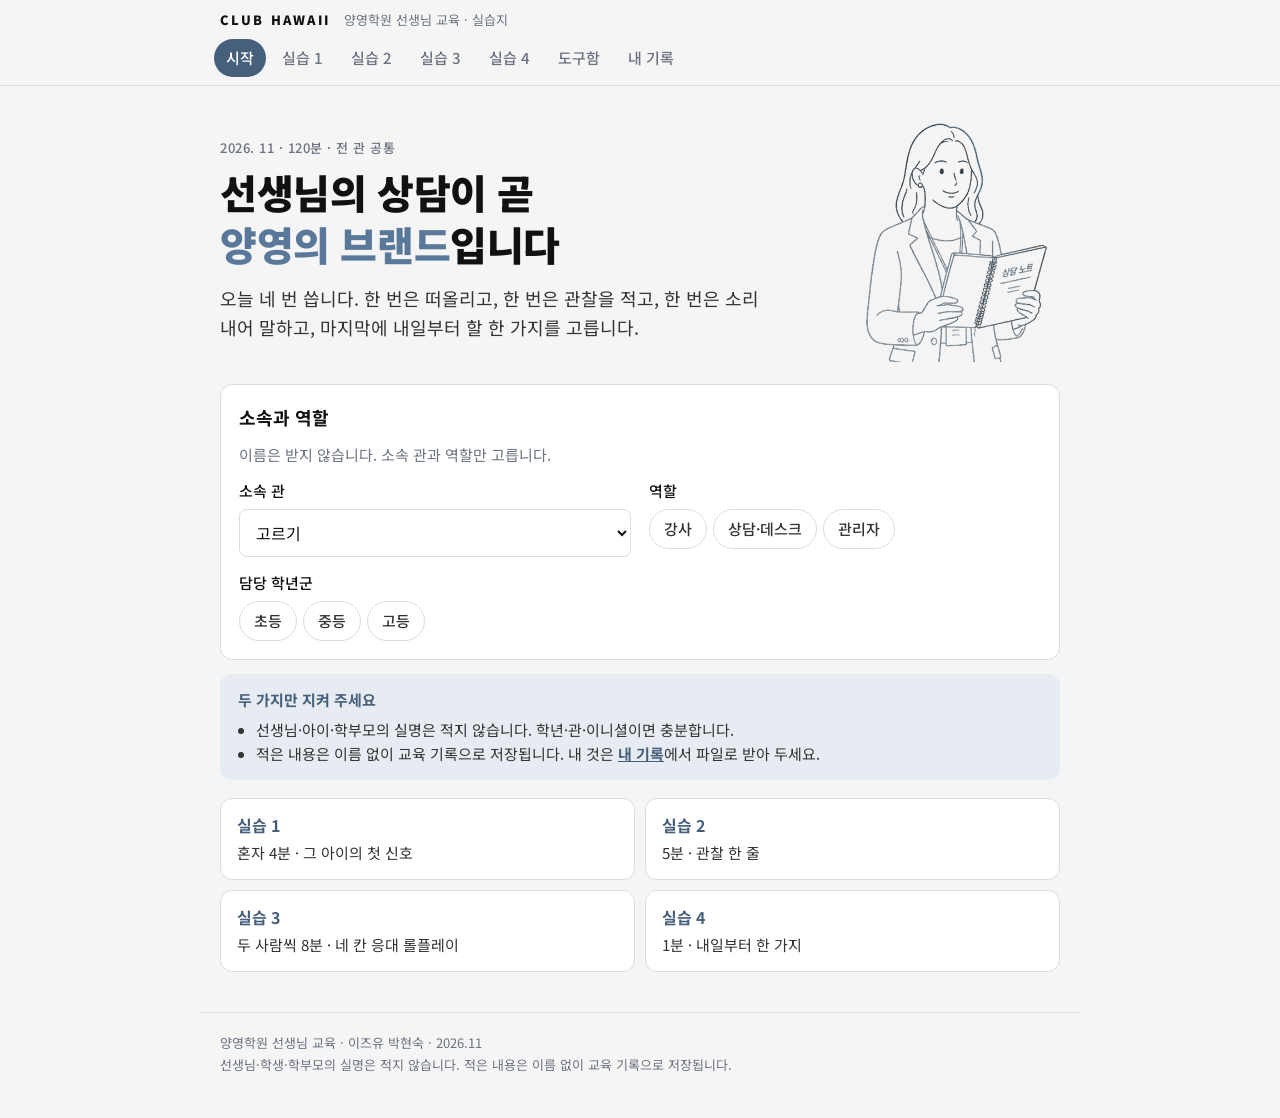
<file: index.html>
<!doctype html>
<html lang="ko">
<head>
<meta charset="utf-8">
<meta name="viewport" content="width=device-width, initial-scale=1">
<title>양영학원 선생님 실습지</title>
<meta name="description" content="양영학원 선생님 교육 실습지. 퇴원 신호, 관찰 한 줄, 네 칸 응대, 30일 실천과 현장 도구.">
<meta property="og:type" content="website">
<meta property="og:title" content="양영학원 선생님 실습지">
<meta property="og:description" content="교육 당일 휴대폰으로 여는 실습지 · 설치·로그인 없음 · 이름 없이 기록">
<meta property="og:url" content="https://lavola007-lgtm.github.io/yangyoung-cs-worksheet/">
<meta property="og:image" content="https://lavola007-lgtm.github.io/yangyoung-cs-worksheet/img/og.png">
<meta property="og:image:width" content="1200">
<meta property="og:image:height" content="630">
<meta name="twitter:card" content="summary_large_image">
<link rel="preconnect" href="https://fonts.googleapis.com">
<link rel="preconnect" href="https://fonts.gstatic.com" crossorigin>
<link href="https://fonts.googleapis.com/css2?family=Noto+Sans+KR:wght@400;500;700;900&display=swap" rel="stylesheet">
<link rel="stylesheet" href="style.css">
</head>
<body>
<a class="skip" href="#main">본문으로 건너뛰기</a>

<header class="top">
  <div class="top-in">
    <span class="brand">CLUB HAWAII</span>
    <span class="top-title">양영학원 선생님 교육 · 실습지</span>
  </div>
  <nav class="tabs" aria-label="실습 순서">
    <button data-go="intro" class="on">시작</button>
    <button data-go="p1">실습 1</button>
    <button data-go="p2">실습 2</button>
    <button data-go="p3">실습 3</button>
    <button data-go="p4">실습 4</button>
    <button data-go="tools">도구함</button>
    <button data-go="record">내 기록</button>
  </nav>
</header>

<main id="main">

<!-- 시작 -->
<section class="page on" id="intro" aria-labelledby="h-intro">
  <div class="hero">
    <div>
      <p class="eyebrow">2026. 11 · 120분 · 전 관 공통</p>
      <h1 id="h-intro">선생님의 상담이 곧<br><span class="acc">양영의 브랜드</span>입니다</h1>
      <p class="lead">오늘 네 번 씁니다. 한 번은 떠올리고, 한 번은 관찰을 적고, 한 번은 소리 내어 말하고, 마지막에 내일부터 할 한 가지를 고릅니다.</p>
    </div>
    <img src="img/cover.png" alt="" class="hero-img" width="360" height="440">
  </div>

  <div class="card">
    <h2 class="card-h">소속과 역할</h2>
    <p class="sub tight">이름은 받지 않습니다. 소속 관과 역할만 고릅니다.</p>
    <div class="grid2">
      <label class="f">소속 관
        <select id="who-branch" data-k="who.branch">
          <option value="">고르기</option>
          <option>둔산 본원</option>
          <option>도안센터</option>
          <option>세종 나성센터</option>
          <option>세종 아름센터</option>
          <option>기타</option>
        </select>
      </label>
      <div class="f">역할
        <div class="chips" data-single="who.role">
          <button type="button" data-v="강사">강사</button>
          <button type="button" data-v="상담·데스크">상담·데스크</button>
          <button type="button" data-v="관리자">관리자</button>
        </div>
      </div>
      <div class="f">담당 학년군
        <div class="chips" data-multi="who.grade">
          <button type="button" data-v="초등">초등</button>
          <button type="button" data-v="중등">중등</button>
          <button type="button" data-v="고등">고등</button>
        </div>
      </div>
    </div>
  </div>

  <div class="notice">
    <strong>두 가지만 지켜 주세요</strong>
    <ul>
      <li>선생님·아이·학부모의 실명은 적지 않습니다. 학년·관·이니셜이면 충분합니다.</li>
      <li>적은 내용은 이름 없이 교육 기록으로 저장됩니다. 내 것은 <button class="link" data-go="record">내 기록</button>에서 파일로 받아 두세요.</li>
    </ul>
  </div>

  <ol class="flow">
    <li><button data-go="p1"><b>실습 1</b><span>혼자 4분 · 그 아이의 첫 신호</span></button></li>
    <li><button data-go="p2"><b>실습 2</b><span>5분 · 관찰 한 줄</span></button></li>
    <li><button data-go="p3"><b>실습 3</b><span>두 사람씩 8분 · 네 칸 응대 롤플레이</span></button></li>
    <li><button data-go="p4"><b>실습 4</b><span>1분 · 내일부터 한 가지</span></button></li>
  </ol>
</section>

<!-- 실습 1 -->
<section class="page" id="p1" aria-labelledby="h-p1">
  <div class="phead">
    <span class="pill">실습 1 · 혼자 4분</span>
    <div class="timer" data-min="4"></div>
  </div>
  <h2 class="ptitle" id="h-p1">최근 그만둔 아이 한 명,<br><span class="acc">첫 신호</span>는 언제였나요?</h2>
  <p class="sub">퇴원을 통보받은 날이 아니라, 그보다 앞선 어느 수업을 떠올립니다.</p>

  <div class="rows">
    <label class="row"><span class="n">1</span><span class="rl">그만둔 아이<small>이름 대신 학년·관·시기만</small></span>
      <input data-k="p1.who" placeholder="예: 중2 · 3월 등록 · 7월 퇴원"></label>
    <label class="row"><span class="n">2</span><span class="rl">그때 내가 보던 것<small>숙제 검사, 진도, 월말평가 점수…</small></span>
      <input data-k="p1.saw" placeholder="예: 숙제 검사와 진도였습니다"></label>
    <div class="row col"><span class="n">3</span><span class="rl">보였던 신호<small>해당하는 것을 모두 고릅니다</small></span>
      <div class="chips wrap" data-multi="p1.signals">
        <button type="button" data-v="질문이 줄었습니다">질문이 줄었습니다</button>
        <button type="button" data-v="숙제 제출이 늦어졌습니다">숙제 제출이 늦어졌습니다</button>
        <button type="button" data-v="지각이 늘고, 자리가 뒤로 갔습니다">지각이 늘고, 자리가 뒤로 갔습니다</button>
        <button type="button" data-v="월말평가가 두 번 연속 내려갔습니다" class="yy">월말평가가 두 번 연속 내려갔습니다</button>
        <button type="button" data-v="레벨업 탈락 뒤 말이 없어졌습니다" class="yy">레벨업 탈락 뒤 말이 없어졌습니다</button>
        <button type="button" data-v="학부모 연락이 뜸해졌습니다">학부모 연락이 뜸해졌습니다</button>
      </div>
      <p class="hint"><span class="dot"></span> 표시는 레벨·월말평가 시스템이 있는 양영에서 특히 보이는 신호입니다.</p>
    </div>
    <label class="row"><span class="n">4</span><span class="rl">다시 온다면<small>신호를 본 다음 날 할 한 가지</small></span>
      <input data-k="p1.again" placeholder="예: 첫 하락 다음 수업에서 3분 따로 물어봅니다"></label>
  </div>

  <details class="ex">
    <summary>예시 보기</summary>
    <dl>
      <dt>그만둔 아이</dt><dd>중2 · 3월 등록 · 7월 퇴원</dd>
      <dt>그때 내가 보던 것</dt><dd>숙제 검사와 진도였습니다</dd>
      <dt>보였던 신호</dt><dd>질문이 줄고, 월말평가가 두 번 연속 내려갔습니다</dd>
      <dt>다시 온다면</dt><dd>첫 하락 다음 수업에서 3분 따로 물어봅니다</dd>
    </dl>
  </details>

  <p class="close">신호가 보이면, 이미 늦기 시작한 것입니다. 그래서 다음 실습에서는 아직 떠나지 않은 아이 한 명을 봅니다.</p>
  <div class="next"><button class="btn" data-go="p2">실습 2로</button></div>
</section>

<!-- 실습 2 -->
<section class="page" id="p2" aria-labelledby="h-p2">
  <div class="phead">
    <span class="pill">실습 2 · 5분</span>
    <div class="timer" data-min="5"></div>
  </div>
  <h2 class="ptitle" id="h-p2">지금, <span class="acc">관찰 한 줄</span>을 써 봅니다</h2>
  <p class="sub">칭찬이나 평가가 아니라, 내가 직접 본 장면입니다. 한 줄이면 충분합니다.</p>

  <div id="obs-list"></div>
  <button class="btn ghost" id="obs-add" type="button">한 명 더 쓰기</button>

  <div class="contrast">
    <div><span class="tag bad">관찰이 아닙니다</span><p>"성실한데 실수가 많아요"</p></div>
    <div><span class="tag good">관찰입니다</span><p>"화요일, 21번에서 멈춘 채 30분 앉아 있었습니다"</p></div>
  </div>
  <p class="close">하루 한 명이면 한 달에 스무 명입니다.</p>
  <div class="next"><button class="btn" data-go="p3">실습 3으로</button></div>
</section>

<!-- 실습 3 -->
<section class="page" id="p3" aria-labelledby="h-p3">
  <div class="phead">
    <span class="pill">실습 3 · 두 사람씩 8분</span>
    <div class="timer" data-min="8"></div>
  </div>
  <h2 class="ptitle" id="h-p3">두 사람씩, <span class="acc">실제로</span> 해 봅니다</h2>
  <p class="sub">학부모 한 명, 선생님 한 명. 네 칸으로 답하고, 끝나면 역할을 바꿉니다.</p>

  <div class="card">
    <h3 class="card-h">1. 장면을 고릅니다</h3>
    <div class="scene-grid" id="scene-grid"></div>
  </div>

  <div class="card">
    <div class="role-bar">
      <h3 class="card-h">2. 지금 나는</h3>
      <div class="seg" role="tablist" aria-label="역할">
        <button type="button" role="tab" data-role="t" class="on" aria-selected="true">선생님</button>
        <button type="button" role="tab" data-role="p" aria-selected="false">학부모</button>
      </div>
      <span class="round" id="round">1회차</span>
    </div>

    <div id="role-p" hidden>
      <p class="say-label">이렇게 시작하세요</p>
      <p class="say" id="p-open"></p>
      <p class="say-label">선생님이 답하면, 한 번 더 이렇게 물어봅니다</p>
      <p class="say soft" id="p-push"></p>
      <p class="hint">학부모 자리에서는 선생님의 답 중 마음이 놓인 말과 걸린 말을 기억해 둡니다.</p>
    </div>

    <div id="role-t">
      <p class="say-label">학부모의 첫마디</p>
      <p class="say" id="t-open"></p>
      <div class="four">
        <label class="cell"><span class="cn">1 수용</span><small>방어하지 않고 먼저 받습니다</small>
          <textarea rows="2" data-k4="accept" placeholder="그렇게 느끼실 수 있습니다…"></textarea><span class="fb" data-fb="accept"></span></label>
        <label class="cell"><span class="cn">2 장면</span><small>평가가 아니라 내가 본 것</small>
          <textarea rows="2" data-k4="sceneText" placeholder="제가 이번 주 본 것은…"></textarea><span class="fb" data-fb="sceneText"></span></label>
        <label class="cell"><span class="cn">3 계획</span><small>"해 보겠습니다" 대신 무엇을</small>
          <textarea rows="2" data-k4="plan" placeholder="다음 두 수업에서…"></textarea><span class="fb" data-fb="plan"></span></label>
        <label class="cell"><span class="cn">4 시점</span><small>언제 다시 말씀드릴지</small>
          <textarea rows="2" data-k4="when" placeholder="이번 주 금요일에…"></textarea><span class="fb" data-fb="when"></span></label>
      </div>
      <details class="ex" id="script-box">
        <summary>막히면 열어 봅니다 · 장표의 기준 문장</summary>
        <div id="script"></div>
      </details>
    </div>
  </div>

  <div class="card">
    <h3 class="card-h">3. 역할을 바꿉니다</h3>
    <p class="sub tight">바꾸면 지금 쓴 네 칸은 1회차로 남고, 새 칸이 열립니다.</p>
    <button class="btn" id="swap" type="button">역할 바꾸기</button>
    <label class="f mt">역할을 바꾼 뒤, 어떤 문장이 남았나요 <small>학부모 자리에서 마음이 놓인 말, 걸린 말</small>
      <textarea rows="3" data-k="p3.left" placeholder="예: '금요일에 먼저 연락드리겠습니다'라는 말에 마음이 놓였습니다"></textarea>
    </label>
  </div>
  <div class="next"><button class="btn" data-go="p4">실습 4로</button></div>
</section>

<!-- 실습 4 -->
<section class="page" id="p4" aria-labelledby="h-p4">
  <div class="phead">
    <span class="pill">실습 4 · 1분</span>
    <div class="timer" data-min="1"></div>
  </div>
  <h2 class="ptitle" id="h-p4">내일부터 이 세 가지 중 <span class="acc">하나</span>, 30일</h2>
  <p class="sub">셋 다 하지 않아도 됩니다. 하나면 충분합니다.</p>

  <div class="pick" data-single="p4.pick">
    <button type="button" data-v="내 반에서 이름을 부를 다섯 명을 정합니다"><b>01</b><span>내 반에서 이름을 부를 다섯 명을 정합니다</span><small>오늘 저녁에 정해도 됩니다</small></button>
    <button type="button" data-v="관찰 한 줄을 하루에 한 명씩 씁니다"><b>02</b><span>관찰 한 줄을 하루에 한 명씩 씁니다</span><small>한 달이면 스무 명입니다</small></button>
    <button type="button" data-v="신입생에게는 2주차에 먼저 연락합니다"><b>03</b><span>신입생에게는 2주차에 먼저 연락합니다</span><small>담임이 직접 합니다</small></button>
  </div>

  <div class="card" id="five" hidden>
    <h3 class="card-h">다섯 명 <small>이니셜로</small></h3>
    <div class="five">
      <input data-k="p4.n1" aria-label="1번째 아이" placeholder="1"><input data-k="p4.n2" aria-label="2번째 아이" placeholder="2"><input data-k="p4.n3" aria-label="3번째 아이" placeholder="3"><input data-k="p4.n4" aria-label="4번째 아이" placeholder="4"><input data-k="p4.n5" aria-label="5번째 아이" placeholder="5">
    </div>
  </div>

  <div class="card">
    <h3 class="card-h">언제 시작합니까</h3>
    <div class="chips" data-single="p4.start">
      <button type="button" data-v="오늘 저녁">오늘 저녁</button>
      <button type="button" data-v="이번 주">이번 주</button>
      <button type="button" data-v="다음 주 월요일">다음 주 월요일</button>
    </div>
    <label class="f mt">요일과 시간까지 적으면 지켜집니다
      <input data-k="p4.when" placeholder="예: 수요일 6시 수업 끝나고 10분">
    </label>
  </div>

  <div class="card">
    <h3 class="card-h">마지막 한 줄</h3>
    <label class="f">오늘 기억에 남은 말, 또는 궁금한 것
      <textarea rows="3" data-k="p4.last" placeholder="마이크가 오면 그대로 읽어도 됩니다"></textarea>
    </label>
  </div>

  <div class="three">
    <p class="eyebrow">오늘 남길 세 문장</p>
    <ol>
      <li>감정에는 위로로, 판단에는 근거로 답합니다</li>
      <li>칭찬이 아니라 관찰로 말합니다</li>
      <li>모르는 것은 단정하지 않고, 약속한 날짜에 먼저 연락합니다</li>
    </ol>
  </div>
  <div class="next"><button class="btn" data-go="record">내 기록 받기</button></div>
</section>

<!-- 도구함 -->
<section class="page" id="tools" aria-labelledby="h-tools">
  <h2 class="ptitle" id="h-tools">오늘 만든 도구, <span class="acc">내일 바로</span> 씁니다</h2>
  <p class="sub">장표 68쪽의 종이 한 장 도구들입니다. 칸을 채우고 복사해서 메신저나 기록지에 붙이면 됩니다.</p>

  <div class="tool-tabs" role="tablist" aria-label="도구">
    <button type="button" class="on" data-tool="rx">처방 세 줄</button>
    <button type="button" data-tool="four">응대 네 칸</button>
    <button type="button" data-tool="absent">결석 3색</button>
    <button type="button" data-tool="handover">인계 한 장</button>
    <button type="button" data-tool="cal">90일 달력</button>
    <button type="button" data-tool="words">상담 언어</button>
  </div>

  <!-- 처방 세 줄 -->
  <div class="tool on" id="t-rx">
    <h3 class="tool-h">레벨테스트 상담 · 처방 세 줄 <small>CASE 01</small></h3>
    <p class="sub tight">상담한 사람이 적어 첫 수업 전 담임에게 넘깁니다. 레벨 이름보다 막힌 지점과 다음 연락 날짜가 남아야 합니다.</p>
    <div class="rows">
      <label class="row"><span class="n">1</span><span class="rl">지금 위치</span><input data-k="rx.now" placeholder="현재 학년 개념은 안정적이고, 심화 문항에서 시간이 부족했습니다"></label>
      <label class="row"><span class="n">2</span><span class="rl">막힌 지점</span><input data-k="rx.stuck" placeholder="도형 단원 서술 과정에서 두 번 멈췄습니다"></label>
      <label class="row"><span class="n">3</span><span class="rl">첫 4주 계획</span><input data-k="rx.plan" placeholder="이 반에서 첫 4주는 이 부분을 먼저 확인합니다"></label>
      <label class="row"><span class="n">+</span><span class="rl">다음 연락 날짜</span><input type="date" data-k="rx.date"></label>
      <label class="row"><span class="n">+</span><span class="rl">받는 담임</span><input data-k="rx.to" placeholder="예: 중등수학관 중1 담임 (이름 없이)"></label>
    </div>
    <div class="out"><pre data-out="rx"></pre><button class="btn ghost copy" data-copy="rx" type="button">복사</button></div>
  </div>

  <!-- 응대 네 칸 -->
  <div class="tool" id="t-four">
    <h3 class="tool-h">학부모 응대 네 칸 카드</h3>
    <p class="sub tight">코팅해서 교무실과 데스크에 둡니다. 네 칸을 순서대로 지나면, 응대가 사람에 따라 흔들리지 않습니다.</p>
    <div class="fourcard">
      <div><b>1 수용</b><p>"그렇게 느끼실 수 있습니다"</p></div>
      <div><b>2 장면</b><p>"제가 본 것은 이것입니다"</p></div>
      <div><b>3 계획</b><p>"이렇게 하겠습니다"</p></div>
      <div><b>4 시점</b><p>"금요일에 다시 말씀드리겠습니다"</p></div>
    </div>
    <div class="ng-ok">
      <p><span class="tag bad">피합니다</span> "해 보겠습니다" · "신경 쓰겠습니다" · "원래 그 반은…" · "조금만 더 열심히 하면"</p>
      <p><span class="tag good">이렇게</span> 무엇을, 언제까지, 누가 하는지 한 문장에 넣습니다</p>
    </div>
  </div>

  <!-- 결석 3색 -->
  <div class="tool" id="t-absent">
    <h3 class="tool-h">데스크 결석 3색 <small>출석부 스티커</small></h3>
    <p class="sub tight">결석 전화를 받으면 세 가지를 확인합니다. 노랑과 빨강만 담임에게 넘깁니다.</p>
    <div class="grid2">
      <div class="f">신규생인가요 <small>등록 후 첫 달 기준 · 관 기준에 맞춰 조정</small>
        <div class="chips" data-single="ab.new"><button type="button" data-v="예">예</button><button type="button" data-v="아니요">아니요</button></div>
      </div>
      <div class="f">연속 결석 횟수 <small>오늘 포함</small>
        <div class="chips" data-single="ab.count"><button type="button" data-v="1">1회</button><button type="button" data-v="2">2회</button><button type="button" data-v="3">3회 이상</button></div>
      </div>
      <div class="f">학교 시험 2주 전인가요
        <div class="chips" data-single="ab.exam"><button type="button" data-v="예">예</button><button type="button" data-v="아니요">아니요</button></div>
      </div>
      <div class="f">사유
        <div class="chips" data-single="ab.why"><button type="button" data-v="질병·가정사">질병·가정사</button><button type="button" data-v="단순 결석">단순 결석</button><button type="button" data-v="모름">말하지 않음</button></div>
      </div>
    </div>
    <div class="absent-out" id="ab-out" aria-live="polite">
      <span class="sw" id="ab-sw"></span>
      <div><b id="ab-color">항목을 고르면 색이 나옵니다</b><p id="ab-act"></p></div>
    </div>
    <p class="hint">"오늘 결석했습니다"(행정)가 아니라 "숙제와 질문이 줄던 중의 결석이라, 복귀하면 적응을 먼저 보겠습니다"(관리)로 넘깁니다.</p>
  </div>

  <!-- 인계 한 장 -->
  <div class="tool" id="t-handover">
    <h3 class="tool-h">반 이동·담당 변경 · 인계 한 장 <small>CASE 05</small></h3>
    <p class="sub tight">사람이 바뀌어도 아이의 이야기는 이어져야 합니다.</p>
    <div class="rows">
      <label class="row"><span class="n">0</span><span class="rl">아이<small>학년·관·이니셜</small></span><input data-k="ho.who" placeholder="예: 중1 · 도안 · J"></label>
      <label class="row"><span class="n">1</span><span class="rl">이 아이의 시작점<small>처음 왔을 때 어디에</small></span><input data-k="ho.start"></label>
      <label class="row"><span class="n">2</span><span class="rl">지금의 장면<small>최근 한 달 안에 본 것</small></span><input data-k="ho.scene"></label>
      <label class="row"><span class="n">3</span><span class="rl">강점<small>계속 살려 줄 것</small></span><input data-k="ho.strong"></label>
      <label class="row"><span class="n">4</span><span class="rl">학부모가 걱정하는 것<small>상담에서 나온 말 그대로</small></span><input data-k="ho.worry"></label>
      <label class="row"><span class="n">5</span><span class="rl">우리가 한 약속<small>언제, 무엇을</small></span><input data-k="ho.promise"></label>
      <label class="row"><span class="n">6</span><span class="rl">다음 담당자의 첫 주 확인<small>딱 한 가지</small></span><input data-k="ho.first"></label>
    </div>
    <div class="out"><pre data-out="ho"></pre><button class="btn ghost copy" data-copy="ho" type="button">복사</button></div>
  </div>

  <!-- 90일 달력 -->
  <div class="tool" id="t-cal">
    <h3 class="tool-h">신입생 90일 이벤트 달력</h3>
    <p class="sub tight">등록일을 넣으면 챙길 날짜가 나옵니다. 이번 주에 6주차가 되는 아이가 누구인지, 달력이 알려 줍니다.</p>
    <div class="grid2">
      <label class="f">아이 <small>이니셜</small><input data-k="cal.who" placeholder="예: 초5 · 둔산 · K"></label>
      <label class="f">첫 수업일<input type="date" data-k="cal.date"></label>
    </div>
    <ol class="cal" id="cal-out"></ol>
    <div class="out"><pre data-out="cal"></pre><button class="btn ghost copy" data-copy="cal" type="button">복사</button></div>
  </div>

  <!-- 상담 언어 -->
  <div class="tool" id="t-words">
    <h3 class="tool-h">상담 언어 점검 <small>1부 정책 흐름</small></h3>
    <p class="sub tight">선행 대신 심화·결손·학교 진도 연계로 설명합니다. 내부 상담 언어 점검용 예시이며, 교습과정·광고 문구 적용은 관할 교육청 확인이 필요합니다.</p>
    <div class="swap-list">
      <div><p class="bad-l">"다음 학년 진도 미리 빼 드릴게요"</p><p class="good-l">"지금 학년 개념을 심화까지 다지고, 학교 진도와 맞춰 갑니다"</p></div>
      <div><p class="bad-l">"레벨 올리려면 선행부터 하세요"</p><p class="good-l">"막힌 단원부터 채우면 다음 반으로 갈 근거가 생깁니다"</p></div>
      <div><p class="bad-l">"다른 애들은 다 1년 앞서 있어요"</p><p class="good-l">"이 아이에게 지금 필요한 건 이 단원입니다"</p></div>
    </div>
    <h4 class="mini-h">입시 질문은 확정·미확정을 나눠 답합니다 <small>2026.11.3 확인 기준</small></h4>
    <ul class="status">
      <li><span class="st gray">미확정</span>수능 서·논술형 — "수능 논술 대비"가 아니라 "내신 서술형 대비"로 설명합니다</li>
      <li><span class="st">교육부 계획</span>정시 새 수험번호 — 눈치 지원보다 미리 접수를 권합니다</li>
      <li><span class="st">발의·심사 중</span>학원 선행 유발 교습·모집 금지 법안 — 통과 여부와 최종 내용은 미정입니다</li>
    </ul>
    <p class="hint">모르는 것은 "아직 정해지지 않았습니다"라고 말하는 것이 신뢰입니다.</p>
  </div>
</section>

<!-- 내 기록 -->
<section class="page" id="record" aria-labelledby="h-rec">
  <h2 class="ptitle" id="h-rec">오늘 쓴 것은 <span class="acc">선생님 것</span>입니다</h2>
  <p class="sub">파일로 받아 두거나 복사해서 내게 보내 두세요. 이 화면은 창을 닫으면 지워집니다.</p>
  <div class="rec-actions">
    <button class="btn" id="dl" type="button">파일로 받기 (.txt)</button>
    <button class="btn ghost" data-copy="all" type="button">전체 복사</button>
  </div>
  <p class="toast" id="rec-msg" aria-live="polite"></p>
  <pre class="rec" data-out="all"></pre>
  <div class="bye">
    <img src="img/shake.png" alt="" width="320" height="300">
    <p>아이를 가르치는 사람에서,<br>아이의 장면을 남기는 사람으로.</p>
  </div>
</section>

</main>

<footer class="foot">
  <p>양영학원 선생님 교육 · 이즈유 박현숙 · 2026.11</p>
  <p>선생님·학생·학부모의 실명은 적지 않습니다. 적은 내용은 이름 없이 교육 기록으로 저장됩니다.</p>
</footer>

<div class="toast-float" id="toast" role="status" aria-live="polite"></div>
<script src="app.js"></script>
</body>
</html>
</file>
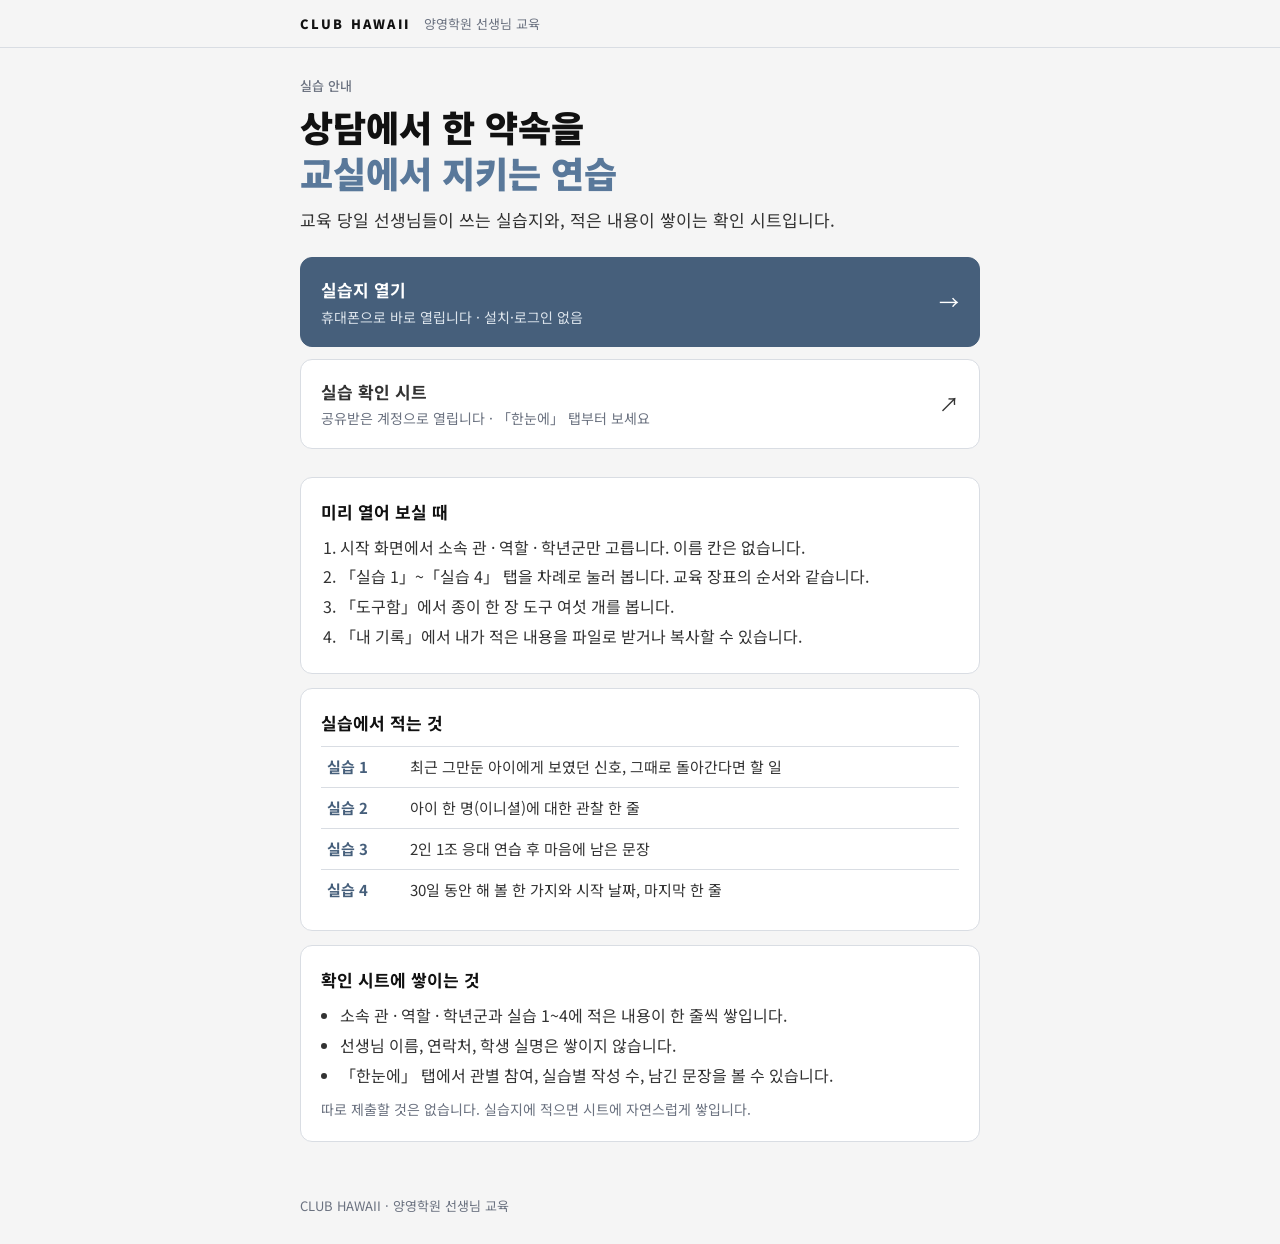
<file: guide/index.html>
<!doctype html>
<html lang="ko">
<head>
<meta charset="utf-8">
<meta name="viewport" content="width=device-width, initial-scale=1">
<title>양영학원 선생님 교육 · 실습 안내</title>
<meta name="description" content="양영학원 선생님 교육의 실습지와 실습 확인 시트를 한곳에 모았습니다.">
<meta property="og:type" content="website">
<meta property="og:title" content="양영학원 선생님 교육 · 실습 안내">
<meta property="og:description" content="실습지 열기 · 실습 확인 시트 · 미리 보는 방법">
<meta property="og:url" content="https://lavola007-lgtm.github.io/yangyoung-cs-worksheet/guide/">
<meta property="og:image" content="https://lavola007-lgtm.github.io/yangyoung-cs-worksheet/img/og.png">
<meta property="og:image:width" content="1200">
<meta property="og:image:height" content="630">
<meta name="twitter:card" content="summary_large_image">
<meta name="robots" content="noindex">
<link rel="preconnect" href="https://fonts.googleapis.com">
<link rel="preconnect" href="https://fonts.gstatic.com" crossorigin>
<link href="https://fonts.googleapis.com/css2?family=Noto+Sans+KR:wght@400;500;700;900&display=swap" rel="stylesheet">
<style>
:root{--bg:#F5F5F5;--card:#fff;--ink:#111;--body:#333;--gray:#6B7280;--line:#D9DDE3;--acc:#59789A;--accD:#465F7B;--accL:#E6ECF2;--font:'Noto Sans KR','Apple SD Gothic Neo','Malgun Gothic',system-ui,sans-serif}
*{box-sizing:border-box}
body{margin:0;background:var(--bg);color:var(--body);font-family:var(--font);line-height:1.6;word-break:keep-all;overflow-wrap:anywhere}
.top{border-bottom:1px solid var(--line)}
.top-in,main,footer{max-width:720px;margin:0 auto;padding-left:20px;padding-right:20px}
.top-in{padding-top:14px;padding-bottom:12px;display:flex;gap:14px;align-items:baseline}
.brand{font-weight:900;letter-spacing:.18em;font-size:.8rem;color:var(--ink)}
.top-title{font-size:.8125rem;color:var(--gray)}
main{padding-top:28px;padding-bottom:32px}
.eyebrow{font-size:.8125rem;color:var(--gray);margin:0 0 6px;font-weight:500}
h1{font-size:clamp(1.6rem,5vw,2.25rem);line-height:1.3;color:var(--ink);margin:0 0 10px;font-weight:900}
h1 span{color:var(--acc)}
.lead{margin:0 0 24px;font-size:1.0625rem}
.links{display:grid;gap:12px;margin-bottom:28px}
a.link{display:flex;justify-content:space-between;align-items:center;gap:16px;background:var(--card);border:1px solid var(--line);border-radius:12px;padding:18px 20px;text-decoration:none;color:inherit;transition:border-color .15s}
a.link:hover,a.link:focus-visible{border-color:var(--acc);outline:none}
a.link.main{background:var(--accD);border-color:var(--accD);color:#fff}
a.link.main .d{color:#DCE4EC}
.t{font-weight:700;font-size:1.0625rem;color:inherit}
.d{font-size:.875rem;color:var(--gray);margin-top:2px}
.arr{font-size:1.25rem;flex:0 0 auto}
section{background:var(--card);border:1px solid var(--line);border-radius:12px;padding:20px;margin-bottom:14px}
h2{font-size:1.0625rem;color:var(--ink);margin:0 0 10px;font-weight:700}
ol,ul{margin:0;padding-left:1.2em}
li{margin:4px 0}
table{width:100%;border-collapse:collapse;font-size:.9375rem}
th,td{text-align:left;padding:8px 6px;border-top:1px solid var(--line);vertical-align:top}
th{white-space:nowrap;color:var(--accD);font-weight:700;width:5.5em}
.note{font-size:.875rem;color:var(--gray);margin:10px 0 0}
footer{padding-top:8px;padding-bottom:28px;font-size:.8125rem;color:var(--gray)}
</style>
</head>
<body>
<header class="top"><div class="top-in"><span class="brand">CLUB HAWAII</span><span class="top-title">양영학원 선생님 교육</span></div></header>
<main>
  <p class="eyebrow">실습 안내</p>
  <h1>상담에서 한 약속을<br><span>교실에서 지키는 연습</span></h1>
  <p class="lead">교육 당일 선생님들이 쓰는 실습지와, 적은 내용이 쌓이는 확인 시트입니다.</p>

  <div class="links">
    <a class="link main" href="../">
      <div><div class="t">실습지 열기</div><div class="d">휴대폰으로 바로 열립니다 · 설치·로그인 없음</div></div><span class="arr" aria-hidden="true">→</span>
    </a>
    <a class="link" href="https://docs.google.com/spreadsheets/d/1BMzQMyZDq02HjJyo4VzTygw16PS6G3qE9vUVMLM4Lpo/edit" target="_blank" rel="noopener">
      <div><div class="t">실습 확인 시트</div><div class="d">공유받은 계정으로 열립니다 · 「한눈에」 탭부터 보세요</div></div><span class="arr" aria-hidden="true">↗</span>
    </a>
  </div>

  <section>
    <h2>미리 열어 보실 때</h2>
    <ol>
      <li>시작 화면에서 소속 관 · 역할 · 학년군만 고릅니다. 이름 칸은 없습니다.</li>
      <li>「실습 1」~「실습 4」 탭을 차례로 눌러 봅니다. 교육 장표의 순서와 같습니다.</li>
      <li>「도구함」에서 종이 한 장 도구 여섯 개를 봅니다.</li>
      <li>「내 기록」에서 내가 적은 내용을 파일로 받거나 복사할 수 있습니다.</li>
    </ol>
  </section>

  <section>
    <h2>실습에서 적는 것</h2>
    <table>
      <tr><th>실습 1</th><td>최근 그만둔 아이에게 보였던 신호, 그때로 돌아간다면 할 일</td></tr>
      <tr><th>실습 2</th><td>아이 한 명(이니셜)에 대한 관찰 한 줄</td></tr>
      <tr><th>실습 3</th><td>2인 1조 응대 연습 후 마음에 남은 문장</td></tr>
      <tr><th>실습 4</th><td>30일 동안 해 볼 한 가지와 시작 날짜, 마지막 한 줄</td></tr>
    </table>
  </section>

  <section>
    <h2>확인 시트에 쌓이는 것</h2>
    <ul>
      <li>소속 관 · 역할 · 학년군과 실습 1~4에 적은 내용이 한 줄씩 쌓입니다.</li>
      <li>선생님 이름, 연락처, 학생 실명은 쌓이지 않습니다.</li>
      <li>「한눈에」 탭에서 관별 참여, 실습별 작성 수, 남긴 문장을 볼 수 있습니다.</li>
    </ul>
    <p class="note">따로 제출할 것은 없습니다. 실습지에 적으면 시트에 자연스럽게 쌓입니다.</p>
  </section>
</main>
<footer>CLUB HAWAII · 양영학원 선생님 교육</footer>
</body>
</html>
</file>
<file: style.css>
:root{
  --bg:#F5F5F5; --card:#FFFFFF; --ink:#111111; --body:#333333; --gray:#6B7280;
  --line:#D9DDE3; --acc:#59789A; --accD:#465F7B; --accL:#E6ECF2;
  --yel:#E2B85C; --red:#B4533F; --grayDot:#C9CDD3;
  --r:12px; --fs-xs:.8125rem; --fs-s:.9375rem; --fs:1rem; --fs-l:1.125rem;
  --font:'Noto Sans KR','Apple SD Gothic Neo','Malgun Gothic',system-ui,sans-serif;
}
*{box-sizing:border-box}
html{-webkit-text-size-adjust:100%}
body{margin:0;background:var(--bg);color:var(--body);font-family:var(--font);font-size:var(--fs);line-height:1.6;word-break:keep-all;overflow-wrap:anywhere}
button,input,select,textarea{font:inherit;color:inherit}
img{max-width:100%;height:auto;display:block}
.skip{position:absolute;left:-999px;top:0;background:var(--ink);color:#fff;padding:8px 12px;z-index:50}
.skip:focus{left:8px}
:focus-visible{outline:2px solid var(--acc);outline-offset:2px}

/* header */
.top{position:sticky;top:0;z-index:20;background:rgba(245,245,245,.96);backdrop-filter:blur(6px);border-bottom:1px solid var(--line)}
.top-in{max-width:880px;margin:0 auto;padding:10px 20px 4px;display:flex;align-items:baseline;gap:14px}
.brand{font-weight:900;letter-spacing:.18em;font-size:.8rem;color:var(--ink)}
.top-title{font-size:var(--fs-xs);color:var(--gray)}
.tabs{max-width:880px;margin:0 auto;padding:4px 14px 8px;display:flex;gap:4px;overflow-x:auto;scrollbar-width:none}
.tabs::-webkit-scrollbar{display:none}
.tabs button{flex:0 0 auto;border:0;background:transparent;padding:7px 12px;border-radius:999px;font-size:var(--fs-s);color:var(--gray);cursor:pointer;font-weight:500}
.tabs button:hover{color:var(--ink)}
.tabs button.on{background:var(--accD);color:#fff}

main{max-width:880px;margin:0 auto;padding:24px 20px 40px}
.page{display:none}
.page.on{display:block;animation:fade .25s ease}
@keyframes fade{from{opacity:0;transform:translateY(4px)}to{opacity:1;transform:none}}
@media (prefers-reduced-motion:reduce){.page.on{animation:none}}

/* type */
.eyebrow{font-size:var(--fs-xs);color:var(--gray);letter-spacing:.04em;margin:0 0 8px;font-weight:500}
h1{font-size:clamp(1.75rem,5.4vw,2.5rem);line-height:1.3;color:var(--ink);margin:0 0 14px;font-weight:900;letter-spacing:-.01em}
.acc{color:var(--acc)}
.lead{font-size:var(--fs-l);color:var(--body);margin:0;max-width:30em}
.ptitle{font-size:clamp(1.5rem,4.6vw,2rem);line-height:1.35;color:var(--ink);font-weight:900;margin:14px 0 8px}
.sub{color:var(--gray);margin:0 0 20px;font-size:var(--fs-s)}
.sub.tight{margin-bottom:12px}
small{font-size:var(--fs-xs);color:var(--gray);font-weight:400}

/* hero */
.hero{display:grid;grid-template-columns:1fr 200px;gap:20px;align-items:center;margin:8px 0 22px}
.hero-img{width:200px;mix-blend-mode:multiply}
@media (max-width:600px){.hero{grid-template-columns:1fr}.hero-img{display:none}h1{font-size:1.75rem}}

/* cards */
.card{background:var(--card);border:1px solid var(--line);border-radius:var(--r);padding:18px;margin:0 0 14px}
.card-h{font-size:var(--fs-l);color:var(--ink);margin:0 0 12px;font-weight:700}
.mini-h{font-size:var(--fs);color:var(--ink);margin:22px 0 8px}
.grid2{display:grid;grid-template-columns:1fr 1fr;gap:14px 18px}
@media (max-width:600px){.grid2{grid-template-columns:1fr}}
.f{display:flex;flex-direction:column;gap:6px;font-weight:500;color:var(--ink);font-size:var(--fs-s)}
.f small{margin-top:-4px}
.mt{margin-top:14px}
input,select,textarea{width:100%;border:1px solid var(--line);background:#fff;border-radius:8px;padding:10px 12px;font-size:var(--fs);font-weight:400;color:var(--ink)}
input::placeholder,textarea::placeholder{color:#9AA1AB}
textarea{resize:vertical;line-height:1.55}
input:focus,select:focus,textarea:focus{border-color:var(--acc);outline:none;box-shadow:0 0 0 3px var(--accL)}

/* chips */
.chips{display:flex;gap:6px;flex-wrap:wrap}
.chips button{border:1px solid var(--line);background:#fff;border-radius:999px;padding:7px 14px;font-size:var(--fs-s);cursor:pointer;font-weight:500;color:var(--body);text-align:left}
.chips button:hover{border-color:var(--acc)}
.chips button.on{background:var(--accD);border-color:var(--accD);color:#fff}
.chips button.yy{position:relative;padding-left:24px}
.chips button.yy::before,.dot{content:"";display:inline-block;width:7px;height:7px;border-radius:50%;background:var(--acc)}
.chips button.yy::before{position:absolute;left:11px;top:50%;margin-top:-3.5px}
.chips button.yy.on::before{background:#fff}

/* notice */
.notice{background:var(--accL);border-radius:var(--r);padding:14px 18px;margin:0 0 18px;font-size:var(--fs-s)}
.notice strong{color:var(--accD)}
.notice ul{margin:6px 0 0;padding-left:18px}
.link{border:0;background:none;padding:0;color:var(--accD);text-decoration:underline;cursor:pointer;font-weight:700}

.flow{list-style:none;padding:0;margin:0;display:grid;grid-template-columns:1fr 1fr;gap:10px}
@media (max-width:600px){.flow{grid-template-columns:1fr}}
.flow button{width:100%;text-align:left;border:1px solid var(--line);background:#fff;border-radius:var(--r);padding:14px 16px;cursor:pointer;display:flex;flex-direction:column;gap:2px}
.flow button:hover{border-color:var(--acc)}
.flow b{color:var(--accD)}
.flow span{font-size:var(--fs-s);color:var(--body)}

/* practice header */
.phead{display:flex;justify-content:space-between;align-items:center;gap:10px;flex-wrap:wrap}
.pill{display:inline-block;background:var(--acc);color:#fff;border-radius:999px;padding:5px 14px;font-size:var(--fs-xs);font-weight:700}
.timer{display:flex;align-items:center;gap:6px}
.timer .tt{font-variant-numeric:tabular-nums;font-weight:700;font-size:1.25rem;color:var(--ink);min-width:3.4em;text-align:right}
.timer.done .tt{color:var(--red)}
.timer button{border:1px solid var(--line);background:#fff;border-radius:8px;padding:6px 10px;font-size:var(--fs-xs);cursor:pointer;font-weight:500}
.timer button:hover{border-color:var(--acc)}

/* rows */
.rows{display:flex;flex-direction:column;gap:8px;margin:0 0 14px}
.row{display:grid;grid-template-columns:30px 200px 1fr;gap:12px;align-items:center;background:#fff;border:1px solid var(--line);border-radius:var(--r);padding:10px 14px}
.row.col{grid-template-columns:30px 1fr;align-items:start}
.row.col .chips,.row.col .hint{grid-column:2}
.n{width:26px;height:26px;border-radius:50%;background:var(--ink);color:#fff;font-size:.8rem;font-weight:700;display:grid;place-items:center}
.rl{font-weight:700;color:var(--ink);display:flex;flex-direction:column;line-height:1.35;font-size:var(--fs-s)}
.rl small{margin-top:2px}
@media (max-width:640px){
  .row{grid-template-columns:30px 1fr}
  .row input{grid-column:1 / -1}
}
.hint{font-size:var(--fs-xs);color:var(--gray);margin:8px 0 0;display:flex;gap:6px;align-items:baseline}
.close{font-weight:700;color:var(--ink);text-align:center;margin:22px 0 10px}
.next{display:flex;justify-content:flex-end;margin-top:8px}

.btn{border:0;background:var(--accD);color:#fff;border-radius:10px;padding:11px 18px;font-weight:700;cursor:pointer;font-size:var(--fs-s)}
.btn:hover{background:#3A506A}
.btn.ghost{background:#fff;color:var(--accD);border:1px solid var(--acc)}
.btn.ghost:hover{background:var(--accL)}

details.ex{background:#fff;border:1px dashed var(--line);border-radius:var(--r);padding:10px 16px;margin-top:6px}
details.ex summary{cursor:pointer;font-weight:700;color:var(--accD);font-size:var(--fs-s)}
details.ex dl{display:grid;grid-template-columns:140px 1fr;gap:6px 12px;margin:12px 0 4px;font-size:var(--fs-s)}
details.ex dt{color:var(--gray)}
details.ex dd{margin:0;color:var(--ink)}

/* obs */
.obs{background:#fff;border:1px solid var(--line);border-radius:var(--r);padding:16px;margin-bottom:10px}
.obs-h{display:flex;justify-content:space-between;align-items:center;margin-bottom:10px}
.obs-h b{color:var(--ink)}
.obs-h button{border:0;background:none;color:var(--gray);cursor:pointer;font-size:var(--fs-xs);text-decoration:underline}
.obs .grid3{display:grid;grid-template-columns:150px 1fr;gap:8px 12px;align-items:start}
.obs .grid3 > span{font-weight:700;font-size:var(--fs-s);color:var(--ink);padding-top:10px}
@media (max-width:600px){.obs .grid3{grid-template-columns:1fr}.obs .grid3>span{padding-top:4px}}
.fb{display:block;font-size:var(--fs-xs);margin-top:5px;min-height:1em;line-height:1.45}
.fb.warn{color:var(--red)}
.fb.ok{color:var(--accD)}
.contrast{display:grid;grid-template-columns:1fr 1fr;gap:10px;margin:16px 0 0}
@media (max-width:600px){.contrast{grid-template-columns:1fr}}
.contrast > div{background:#fff;border:1px solid var(--line);border-radius:var(--r);padding:12px 16px}
.contrast p{margin:8px 0 0;color:var(--ink);font-weight:500}
.tag{display:inline-block;font-size:.75rem;border-radius:999px;padding:2px 10px;font-weight:700}
.tag.bad{background:#EFE3E0;color:var(--red)}
.tag.good{background:var(--accL);color:var(--accD)}

/* scenes */
.scene-grid{display:grid;grid-template-columns:repeat(3,1fr);gap:8px}
@media (max-width:640px){.scene-grid{grid-template-columns:1fr 1fr}}
.scene-grid button{text-align:left;border:1px solid var(--line);background:#fff;border-radius:10px;padding:10px 12px;cursor:pointer;display:flex;flex-direction:column;gap:2px;min-height:68px}
.scene-grid button:hover{border-color:var(--acc)}
.scene-grid button.on{border-color:var(--accD);background:var(--accL)}
.scene-grid b{font-size:var(--fs-s);color:var(--ink)}
.scene-grid small{line-height:1.35}
.scene-grid .extra{opacity:.85}
.role-bar{display:flex;align-items:center;gap:12px;flex-wrap:wrap;margin-bottom:10px}
.role-bar .card-h{margin:0}
.seg{display:inline-flex;background:var(--bg);border:1px solid var(--line);border-radius:999px;padding:3px}
.seg button{border:0;background:none;border-radius:999px;padding:6px 16px;cursor:pointer;font-weight:700;font-size:var(--fs-s);color:var(--gray)}
.seg button.on{background:var(--accD);color:#fff}
.round{font-size:var(--fs-xs);color:var(--gray);margin-left:auto}
.say-label{font-size:var(--fs-xs);color:var(--gray);margin:8px 0 4px;font-weight:500}
.say{margin:0 0 6px;background:var(--bg);border-left:3px solid var(--acc);padding:12px 14px;border-radius:0 8px 8px 0;font-size:var(--fs-l);color:var(--ink);font-weight:700}
.say.soft{font-weight:500;font-size:var(--fs)}
.four{display:grid;grid-template-columns:1fr 1fr;gap:10px;margin:12px 0}
@media (max-width:640px){.four{grid-template-columns:1fr}}
.cell{display:flex;flex-direction:column;gap:4px;border:1px solid var(--line);border-radius:10px;padding:12px}
.cn{display:inline-block;align-self:flex-start;background:var(--acc);color:#fff;border-radius:999px;padding:2px 12px;font-size:.75rem;font-weight:700}
#script p{margin:10px 0 0;font-size:var(--fs-s)}
#script .ng{color:var(--red)}
#script .okl{color:var(--ink);background:var(--accL);padding:10px 12px;border-radius:8px;white-space:pre-line}

/* p4 */
.pick{display:grid;grid-template-columns:repeat(3,1fr);gap:10px;margin:0 0 14px}
@media (max-width:640px){.pick{grid-template-columns:1fr}}
.pick button{text-align:left;border:1px solid var(--line);background:#fff;border-radius:var(--r);padding:16px;cursor:pointer;display:flex;flex-direction:column;gap:6px}
.pick button:hover{border-color:var(--acc)}
.pick button.on{border:2px solid var(--accD);background:var(--accL);padding:15px}
.pick b{width:34px;height:34px;border-radius:50%;background:var(--acc);color:#fff;display:grid;place-items:center;font-size:.85rem}
.pick span{font-weight:700;color:var(--ink);line-height:1.4}
.five{display:grid;grid-template-columns:repeat(5,1fr);gap:6px}
.five input{text-align:center;padding:10px 4px}
.three{background:#fff;border:1px solid var(--line);border-radius:var(--r);padding:16px 18px;margin:6px 0 10px}
.three ol{margin:0;padding-left:20px;color:var(--ink);font-weight:700}
.three li{margin:4px 0}

/* tools */
.tool-tabs{display:flex;gap:6px;flex-wrap:wrap;margin-bottom:14px}
.tool-tabs button{border:1px solid var(--line);background:#fff;border-radius:999px;padding:7px 14px;cursor:pointer;font-size:var(--fs-s);font-weight:500}
.tool-tabs button.on{background:var(--ink);color:#fff;border-color:var(--ink)}
.tool{display:none;background:#fff;border:1px solid var(--line);border-radius:var(--r);padding:18px}
.tool.on{display:block}
.tool .row{border-color:#E7EAEE}
.tool-h{margin:0 0 6px;color:var(--ink);font-size:var(--fs-l)}
.out{position:relative;margin-top:6px}
.out pre{margin:0;background:var(--bg);border-radius:8px;padding:12px 14px;font-family:var(--font);font-size:var(--fs-s);white-space:pre-wrap;color:var(--ink);min-height:60px}
.out .copy{margin-top:8px}
.fourcard{display:grid;grid-template-columns:1fr 1fr;gap:10px;margin:8px 0 14px}
.fourcard div{border:1px solid var(--line);border-radius:10px;padding:14px;text-align:center}
.fourcard b{display:inline-block;background:var(--acc);color:#fff;border-radius:999px;padding:2px 12px;font-size:.8rem}
.fourcard p{margin:10px 0 0;color:var(--ink);font-weight:700}
.ng-ok p{font-size:var(--fs-s);margin:6px 0}
.absent-out{display:flex;gap:14px;align-items:center;margin:16px 0 4px;padding:14px;border-radius:10px;background:var(--bg)}
.sw{width:46px;height:46px;border-radius:50%;background:#E5E7EB;flex:0 0 auto;border:1px solid var(--line)}
.absent-out b{color:var(--ink);font-size:var(--fs-l)}
.absent-out p{margin:2px 0 0;font-size:var(--fs-s)}
.cal{list-style:none;padding:0;margin:14px 0;display:flex;flex-direction:column;gap:6px}
.cal li{display:grid;grid-template-columns:120px 110px 1fr;gap:10px;align-items:center;border:1px solid #E7EAEE;border-radius:8px;padding:9px 12px;font-size:var(--fs-s)}
.cal li b{color:var(--accD)}
.cal li .d{font-variant-numeric:tabular-nums;color:var(--ink);font-weight:700}
.cal li.past{opacity:.55}
.cal li.now{border-color:var(--accD);background:var(--accL)}
@media (max-width:600px){.cal li{grid-template-columns:1fr 1fr}.cal li span:last-child{grid-column:1/-1}}
.swap-list{display:flex;flex-direction:column;gap:8px}
.swap-list div{border:1px solid #E7EAEE;border-radius:10px;padding:10px 14px}
.swap-list p{margin:2px 0;font-size:var(--fs-s)}
.bad-l{color:var(--gray);text-decoration:line-through;text-decoration-color:#C9A49B}
.good-l{color:var(--ink);font-weight:700}
.good-l::before{content:"→ ";color:var(--acc)}
.status{list-style:none;padding:0;margin:0;display:flex;flex-direction:column;gap:6px;font-size:var(--fs-s)}
.status li{display:flex;gap:10px;align-items:baseline}
.st{flex:0 0 auto;font-size:.72rem;font-weight:700;background:var(--accD);color:#fff;border-radius:999px;padding:2px 9px}
.st.gray{background:#8C939D}

/* record */
.rec-actions{display:flex;gap:8px;flex-wrap:wrap}
.toast{font-size:var(--fs-xs);color:var(--accD);min-height:1.2em;margin:8px 0}
pre.rec{background:#fff;border:1px solid var(--line);border-radius:var(--r);padding:16px 18px;font-family:var(--font);white-space:pre-wrap;font-size:var(--fs-s);color:var(--ink);margin:0}
.bye{display:flex;align-items:center;gap:18px;margin-top:22px}
.bye img{width:150px;mix-blend-mode:multiply}
.bye p{font-weight:700;color:var(--ink);font-size:var(--fs-l);margin:0}
.foot{max-width:880px;margin:0 auto;padding:18px 20px 40px;border-top:1px solid var(--line);font-size:var(--fs-xs);color:var(--gray)}
.foot p{margin:2px 0}
.toast-float{position:fixed;left:50%;bottom:20px;transform:translateX(-50%) translateY(20px);background:var(--ink);color:#fff;padding:9px 16px;border-radius:999px;font-size:var(--fs-s);opacity:0;pointer-events:none;transition:.2s}
.toast-float.show{opacity:1;transform:translateX(-50%) translateY(0)}
[hidden]{display:none !important}
</file>
